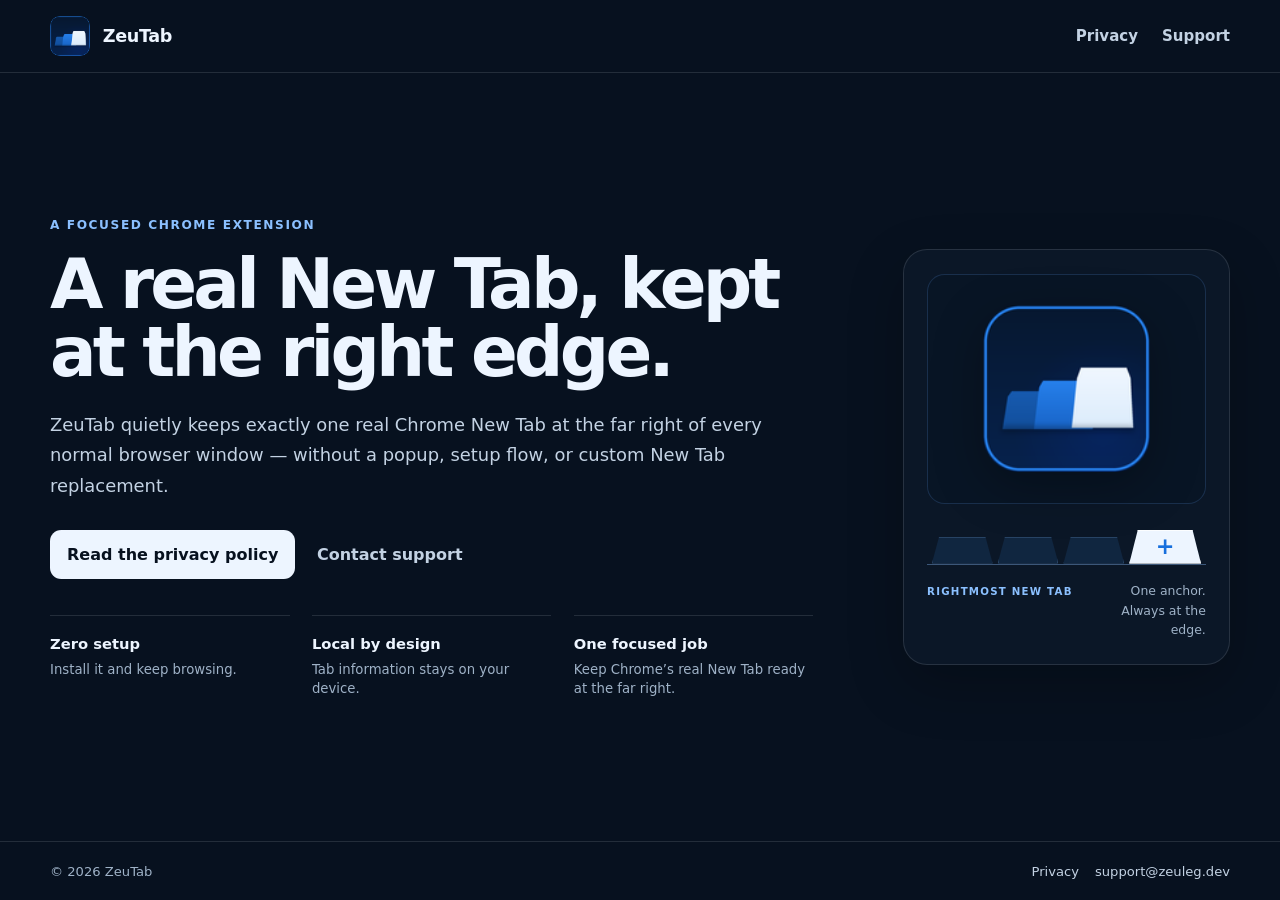
<file: index.html>
<!doctype html>
<html lang="en">
  <head>
    <meta charset="utf-8" />
    <meta name="viewport" content="width=device-width, initial-scale=1" />
    <title>ZeuTab — New Tab, kept right</title>
    <meta
      name="description"
      content="ZeuTab keeps exactly one real Chrome New Tab ready at the far right of every normal browser window."
    />
    <link rel="icon" type="image/png" sizes="128x128" href="/assets/icon128.png" />
    <link rel="stylesheet" href="/styles.css" />
  </head>
  <body class="home-page">
    <a class="skip-link" href="#main">Skip to content</a>
    <div class="page-shell">
      <header class="site-header">
        <div class="wrap header-inner">
          <a class="brand" href="/" aria-label="ZeuTab home">
            <img src="/assets/icon128.png" width="40" height="40" alt="" />
            <span>ZeuTab</span>
          </a>
          <nav class="site-nav" aria-label="Primary navigation">
            <a href="/privacy/">Privacy</a>
            <a href="mailto:support@zeuleg.dev">Support</a>
          </nav>
        </div>
      </header>

      <main id="main" class="home-main">
        <section class="wrap hero" aria-labelledby="hero-title">
          <div class="hero-copy">
            <p class="eyebrow">A focused Chrome extension</p>
            <h1 id="hero-title">A real New Tab, kept at the right edge.</h1>
            <p class="hero-lede">
              ZeuTab quietly keeps exactly one real Chrome New Tab at the far right of every
              normal browser window — without a popup, setup flow, or custom New Tab replacement.
            </p>

            <div class="hero-links" aria-label="Product links">
              <a class="primary-link" href="/privacy/">Read the privacy policy</a>
              <a class="text-link" href="mailto:support@zeuleg.dev">Contact support</a>
            </div>

            <ul class="product-points" aria-label="ZeuTab highlights">
              <li>
                <strong>Zero setup</strong>
                <span>Install it and keep browsing.</span>
              </li>
              <li>
                <strong>Local by design</strong>
                <span>Tab information stays on your device.</span>
              </li>
              <li>
                <strong>One focused job</strong>
                <span>Keep Chrome’s real New Tab ready at the far right.</span>
              </li>
            </ul>
          </div>

          <div class="brand-visual" aria-label="ZeuTab rightmost New Tab illustration">
            <div class="icon-frame">
              <img class="hero-icon" src="/assets/icon128.png" width="176" height="176" alt="ZeuTab icon" />
            </div>
            <div class="tab-metaphor" aria-hidden="true">
              <span class="tab-shape tab-shape-muted"></span>
              <span class="tab-shape tab-shape-muted"></span>
              <span class="tab-shape tab-shape-muted"></span>
              <span class="tab-shape tab-shape-new"><span>+</span></span>
            </div>
            <div class="visual-copy">
              <span class="visual-label">RIGHTMOST NEW TAB</span>
              <p>One anchor. Always at the edge.</p>
            </div>
          </div>
        </section>
      </main>

      <footer class="site-footer">
        <div class="wrap footer-inner">
          <span>© 2026 ZeuTab</span>
          <span class="footer-links">
            <a href="/privacy/">Privacy</a>
            <a href="mailto:support@zeuleg.dev">support@zeuleg.dev</a>
          </span>
        </div>
      </footer>
    </div>
  </body>
</html>
</file>
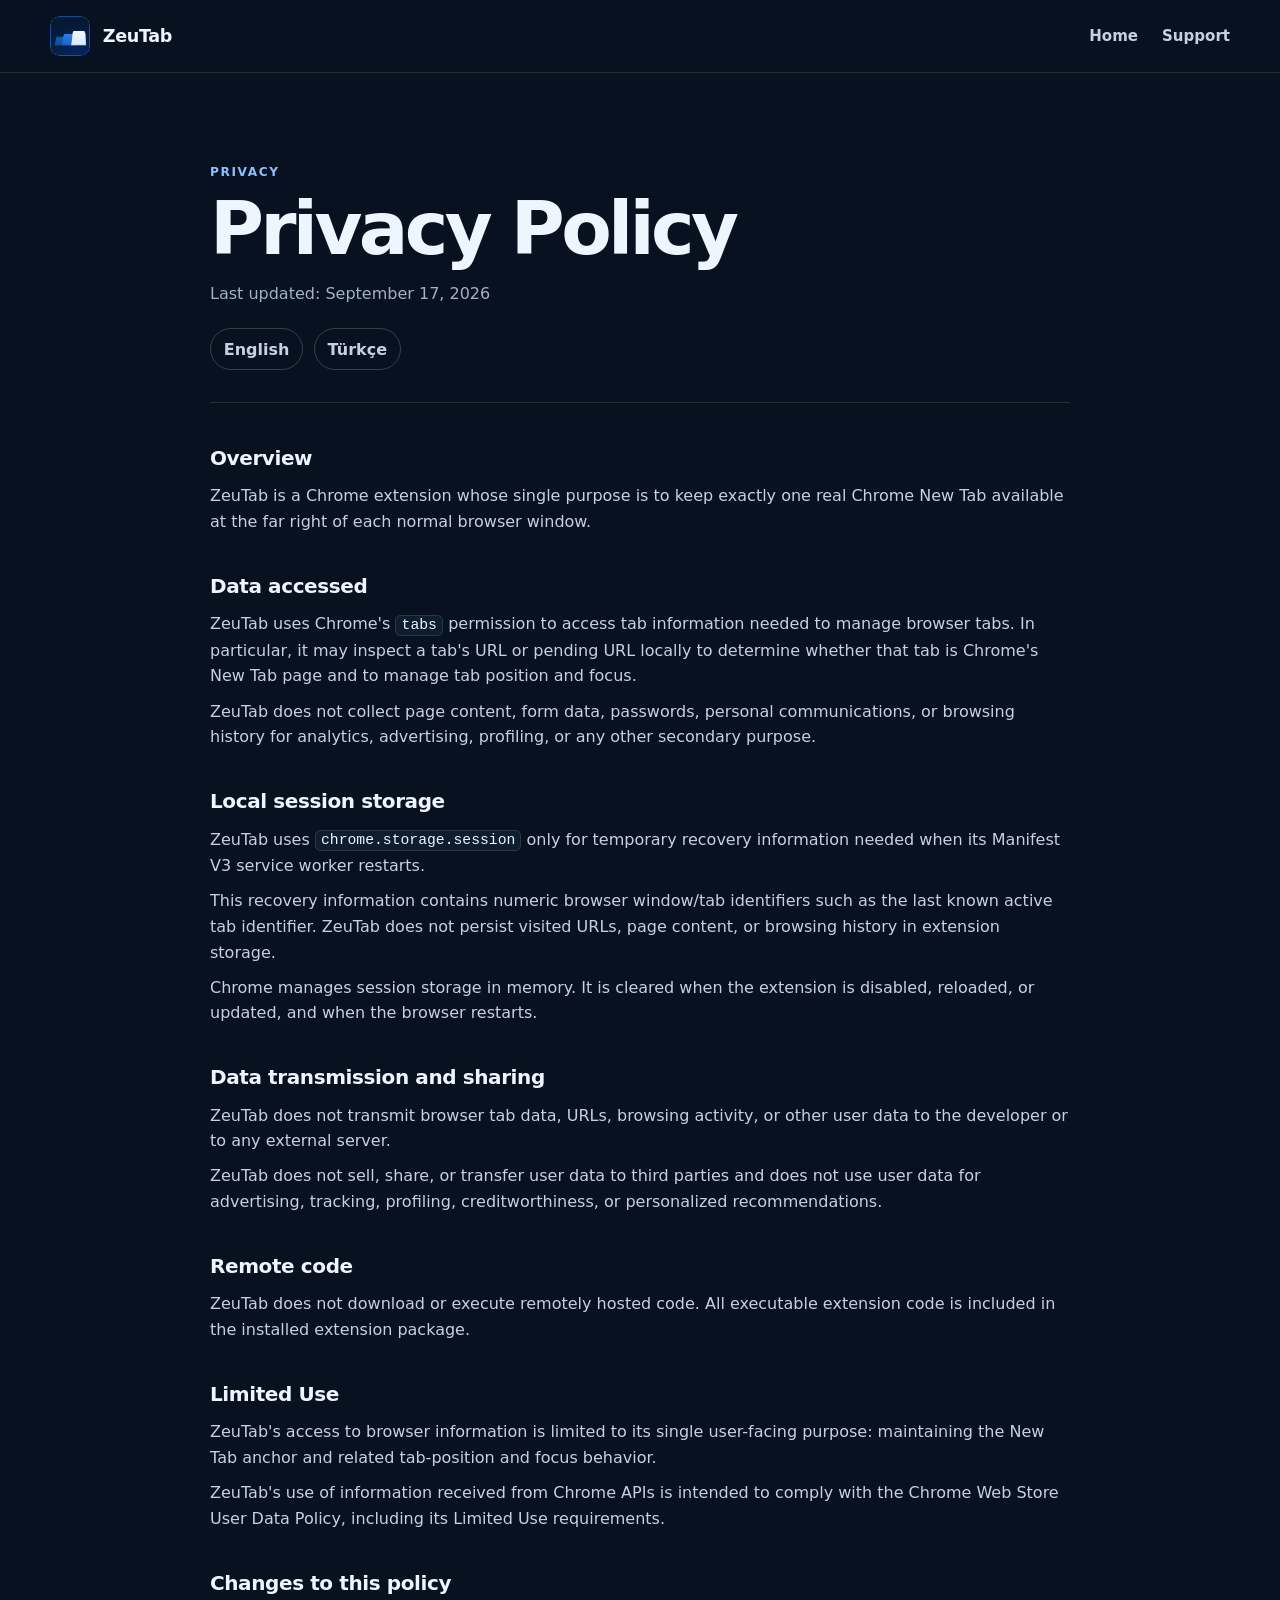
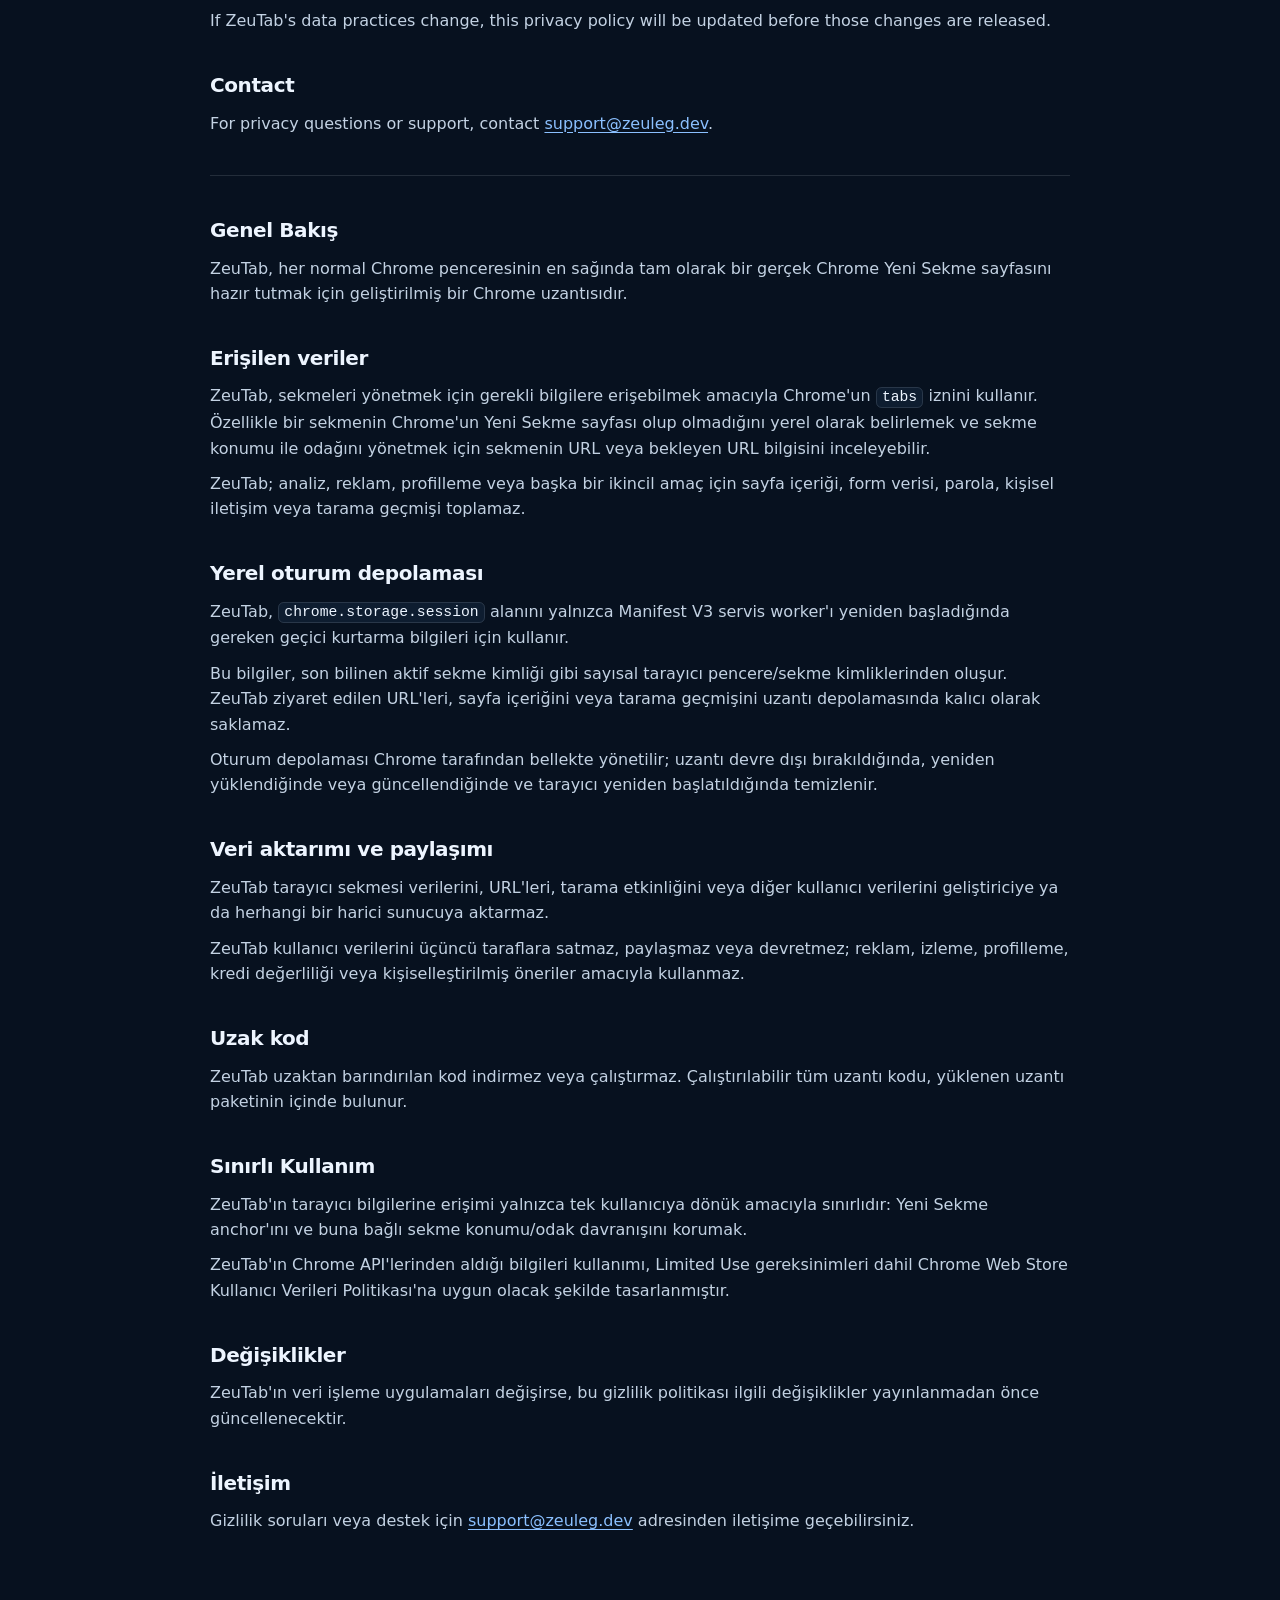
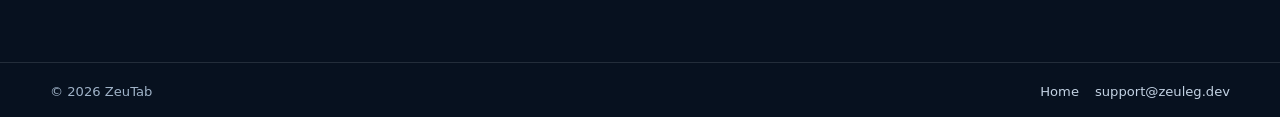
<file: privacy/index.html>
<!doctype html>
<html lang="en">
  <head>
    <meta charset="utf-8" />
    <meta name="viewport" content="width=device-width, initial-scale=1" />
    <title>Privacy Policy · ZeuTab</title>
    <meta
      name="description"
      content="ZeuTab privacy policy: local tab processing, temporary session recovery hints, and no transmission of tab data to external servers."
    />
    <link rel="icon" type="image/png" sizes="128x128" href="/assets/icon128.png" />
    <link rel="stylesheet" href="/styles.css" />
  </head>
  <body>
    <a class="skip-link" href="#main">Skip to content</a>
    <div class="page-shell">
      <header class="site-header">
        <div class="wrap header-inner">
          <a class="brand" href="/" aria-label="ZeuTab home">
            <img src="/assets/icon128.png" width="40" height="40" alt="" />
            <span>ZeuTab</span>
          </a>
          <nav class="site-nav" aria-label="Primary navigation">
            <a href="/">Home</a>
            <a href="mailto:support@zeuleg.dev">Support</a>
          </nav>
        </div>
      </header>

      <main id="main" class="policy-main">
        <header class="policy-header">
          <p class="policy-kicker">Privacy</p>
          <h1>Privacy Policy</h1>
          <p class="policy-meta">Last updated: September 17, 2026</p>
          <nav class="language-links" aria-label="Privacy policy languages">
            <a class="pill" href="#english">English</a>
            <a class="pill" href="#turkce">Türkçe</a>
          </nav>
        </header>

        <article id="english" class="policy-article">
          <h2>Overview</h2>
          <p>ZeuTab is a Chrome extension whose single purpose is to keep exactly one real Chrome New Tab available at the far right of each normal browser window.</p>

          <h2>Data accessed</h2>
          <p>ZeuTab uses Chrome's <code>tabs</code> permission to access tab information needed to manage browser tabs. In particular, it may inspect a tab's URL or pending URL locally to determine whether that tab is Chrome's New Tab page and to manage tab position and focus.</p>
          <p>ZeuTab does not collect page content, form data, passwords, personal communications, or browsing history for analytics, advertising, profiling, or any other secondary purpose.</p>

          <h2>Local session storage</h2>
          <p>ZeuTab uses <code>chrome.storage.session</code> only for temporary recovery information needed when its Manifest V3 service worker restarts.</p>
          <p>This recovery information contains numeric browser window/tab identifiers such as the last known active tab identifier. ZeuTab does not persist visited URLs, page content, or browsing history in extension storage.</p>
          <p>Chrome manages session storage in memory. It is cleared when the extension is disabled, reloaded, or updated, and when the browser restarts.</p>

          <h2>Data transmission and sharing</h2>
          <p>ZeuTab does not transmit browser tab data, URLs, browsing activity, or other user data to the developer or to any external server.</p>
          <p>ZeuTab does not sell, share, or transfer user data to third parties and does not use user data for advertising, tracking, profiling, creditworthiness, or personalized recommendations.</p>

          <h2>Remote code</h2>
          <p>ZeuTab does not download or execute remotely hosted code. All executable extension code is included in the installed extension package.</p>

          <h2>Limited Use</h2>
          <p>ZeuTab's access to browser information is limited to its single user-facing purpose: maintaining the New Tab anchor and related tab-position and focus behavior.</p>
          <p>ZeuTab's use of information received from Chrome APIs is intended to comply with the Chrome Web Store User Data Policy, including its Limited Use requirements.</p>

          <h2>Changes to this policy</h2>
          <p>If ZeuTab's data practices change, this privacy policy will be updated before those changes are released.</p>

          <h2>Contact</h2>
          <p>For privacy questions or support, contact <a href="mailto:support@zeuleg.dev">support@zeuleg.dev</a>.</p>
        </article>

        <article id="turkce" class="policy-article" lang="tr">
          <h2>Genel Bakış</h2>
          <p>ZeuTab, her normal Chrome penceresinin en sağında tam olarak bir gerçek Chrome Yeni Sekme sayfasını hazır tutmak için geliştirilmiş bir Chrome uzantısıdır.</p>

          <h2>Erişilen veriler</h2>
          <p>ZeuTab, sekmeleri yönetmek için gerekli bilgilere erişebilmek amacıyla Chrome'un <code>tabs</code> iznini kullanır. Özellikle bir sekmenin Chrome'un Yeni Sekme sayfası olup olmadığını yerel olarak belirlemek ve sekme konumu ile odağını yönetmek için sekmenin URL veya bekleyen URL bilgisini inceleyebilir.</p>
          <p>ZeuTab; analiz, reklam, profilleme veya başka bir ikincil amaç için sayfa içeriği, form verisi, parola, kişisel iletişim veya tarama geçmişi toplamaz.</p>

          <h2>Yerel oturum depolaması</h2>
          <p>ZeuTab, <code>chrome.storage.session</code> alanını yalnızca Manifest V3 servis worker'ı yeniden başladığında gereken geçici kurtarma bilgileri için kullanır.</p>
          <p>Bu bilgiler, son bilinen aktif sekme kimliği gibi sayısal tarayıcı pencere/sekme kimliklerinden oluşur. ZeuTab ziyaret edilen URL'leri, sayfa içeriğini veya tarama geçmişini uzantı depolamasında kalıcı olarak saklamaz.</p>
          <p>Oturum depolaması Chrome tarafından bellekte yönetilir; uzantı devre dışı bırakıldığında, yeniden yüklendiğinde veya güncellendiğinde ve tarayıcı yeniden başlatıldığında temizlenir.</p>

          <h2>Veri aktarımı ve paylaşımı</h2>
          <p>ZeuTab tarayıcı sekmesi verilerini, URL'leri, tarama etkinliğini veya diğer kullanıcı verilerini geliştiriciye ya da herhangi bir harici sunucuya aktarmaz.</p>
          <p>ZeuTab kullanıcı verilerini üçüncü taraflara satmaz, paylaşmaz veya devretmez; reklam, izleme, profilleme, kredi değerliliği veya kişiselleştirilmiş öneriler amacıyla kullanmaz.</p>

          <h2>Uzak kod</h2>
          <p>ZeuTab uzaktan barındırılan kod indirmez veya çalıştırmaz. Çalıştırılabilir tüm uzantı kodu, yüklenen uzantı paketinin içinde bulunur.</p>

          <h2>Sınırlı Kullanım</h2>
          <p>ZeuTab'ın tarayıcı bilgilerine erişimi yalnızca tek kullanıcıya dönük amacıyla sınırlıdır: Yeni Sekme anchor'ını ve buna bağlı sekme konumu/odak davranışını korumak.</p>
          <p>ZeuTab'ın Chrome API'lerinden aldığı bilgileri kullanımı, Limited Use gereksinimleri dahil Chrome Web Store Kullanıcı Verileri Politikası'na uygun olacak şekilde tasarlanmıştır.</p>

          <h2>Değişiklikler</h2>
          <p>ZeuTab'ın veri işleme uygulamaları değişirse, bu gizlilik politikası ilgili değişiklikler yayınlanmadan önce güncellenecektir.</p>

          <h2>İletişim</h2>
          <p>Gizlilik soruları veya destek için <a href="mailto:support@zeuleg.dev">support@zeuleg.dev</a> adresinden iletişime geçebilirsiniz.</p>
        </article>
      </main>

      <footer class="site-footer">
        <div class="wrap footer-inner">
          <span>© 2026 ZeuTab</span>
          <span class="footer-links">
            <a href="/">Home</a>
            <a href="mailto:support@zeuleg.dev">support@zeuleg.dev</a>
          </span>
        </div>
      </footer>
    </div>
  </body>
</html>
</file>
<file: styles.css>
:root {
  color-scheme: dark;
  --bg: #07111f;
  --surface: #0b1727;
  --surface-strong: #0e1d30;
  --text: #edf5ff;
  --muted: #9fb2c7;
  --muted-strong: #c3d2e3;
  --line: rgba(237, 245, 255, 0.12);
  --line-strong: rgba(237, 245, 255, 0.2);
  --accent: #63a7ff;
  --accent-strong: #8bc0ff;
  --focus: #b7d8ff;
}

* {
  box-sizing: border-box;
}

html {
  background: var(--bg);
}

body {
  margin: 0;
  min-width: 320px;
  background: var(--bg);
  color: var(--text);
  font-family:
    Inter, ui-sans-serif, system-ui, -apple-system, BlinkMacSystemFont, "Segoe UI", sans-serif;
  font-size: 16px;
  line-height: 1.6;
  -webkit-font-smoothing: antialiased;
  text-rendering: optimizeLegibility;
}

img {
  display: block;
  max-width: 100%;
}

a {
  color: var(--accent-strong);
  text-underline-offset: 0.2em;
}

a:hover {
  color: var(--text);
}

a:focus-visible {
  outline: 3px solid var(--focus);
  outline-offset: 4px;
  border-radius: 4px;
}

.skip-link {
  position: fixed;
  top: 0.75rem;
  left: 0.75rem;
  z-index: 20;
  padding: 0.65rem 0.9rem;
  border-radius: 0.6rem;
  background: var(--text);
  color: var(--bg);
  font-weight: 700;
  transform: translateY(-180%);
  transition: transform 120ms ease;
}

.skip-link:focus {
  transform: translateY(0);
}

.wrap {
  width: min(calc(100% - clamp(2rem, 7vw, 7rem)), 1180px);
  margin-inline: auto;
}

.page-shell {
  min-height: 100svh;
  display: grid;
  grid-template-rows: auto minmax(0, 1fr) auto;
}

.site-header {
  border-bottom: 1px solid var(--line);
}

.header-inner {
  min-height: 72px;
  display: flex;
  align-items: center;
  justify-content: space-between;
  gap: 2rem;
}

.brand {
  display: inline-flex;
  align-items: center;
  gap: 0.8rem;
  color: var(--text);
  font-size: 1.1rem;
  font-weight: 800;
  letter-spacing: -0.02em;
  text-decoration: none;
}

.brand img {
  width: 40px;
  height: 40px;
  border-radius: 10px;
}

.site-nav {
  display: flex;
  align-items: center;
  gap: 1.5rem;
}

.site-nav a {
  color: var(--muted-strong);
  font-size: 0.94rem;
  font-weight: 650;
  text-decoration: none;
}

.site-nav a:hover {
  color: var(--text);
}

.home-main {
  display: grid;
  align-items: center;
}

.hero {
  display: grid;
  grid-template-columns: minmax(0, 1.4fr) minmax(300px, 0.6fr);
  align-items: center;
  gap: clamp(3rem, 7vw, 7rem);
  padding-block: clamp(2.4rem, 5vh, 4.25rem);
}

.hero-copy {
  min-width: 0;
}

.eyebrow {
  margin: 0 0 1rem;
  color: var(--accent-strong);
  font-size: 0.76rem;
  font-weight: 800;
  letter-spacing: 0.13em;
  text-transform: uppercase;
}

.hero h1 {
  max-width: 820px;
  margin: 0;
  font-size: clamp(3.05rem, 5.4vw, 4.9rem);
  line-height: 0.98;
  letter-spacing: -0.055em;
  text-wrap: balance;
}

.hero-lede {
  max-width: 720px;
  margin: 1.45rem 0 0;
  color: var(--muted-strong);
  font-size: clamp(1.02rem, 1.4vw, 1.16rem);
  line-height: 1.7;
}

.hero-links {
  display: flex;
  flex-wrap: wrap;
  align-items: center;
  gap: 0.85rem 1.35rem;
  margin-top: 1.8rem;
}

.primary-link {
  display: inline-flex;
  align-items: center;
  min-height: 44px;
  padding: 0.65rem 1rem;
  border: 1px solid var(--line-strong);
  border-radius: 0.7rem;
  background: var(--text);
  color: var(--bg);
  font-weight: 800;
  text-decoration: none;
}

.primary-link:hover {
  background: #dfeeff;
  color: #07111f;
}

.text-link {
  color: var(--muted-strong);
  font-weight: 700;
  text-decoration: none;
}

.product-points {
  display: grid;
  grid-template-columns: repeat(3, minmax(0, 1fr));
  gap: 1.4rem;
  margin: clamp(2.15rem, 4vh, 3rem) 0 0;
  padding: 0;
  list-style: none;
}

.product-points li {
  padding-top: 1rem;
  border-top: 1px solid var(--line);
}

.product-points strong,
.product-points span {
  display: block;
}

.product-points strong {
  color: var(--text);
  font-size: 0.92rem;
}

.product-points span {
  margin-top: 0.28rem;
  color: var(--muted);
  font-size: 0.83rem;
  line-height: 1.45;
}

.brand-visual {
  position: relative;
  justify-self: end;
  width: min(100%, 340px);
  padding: 1.45rem;
  border: 1px solid var(--line);
  border-radius: 1.5rem;
  background: var(--surface);
  box-shadow: 0 20px 55px rgba(0, 0, 0, 0.24);
}

.icon-frame {
  display: grid;
  min-height: 230px;
  place-items: center;
  border: 1px solid rgba(99, 167, 255, 0.18);
  border-radius: 1.1rem;
  background: #081525;
}

.hero-icon {
  width: clamp(138px, 13vw, 176px);
  height: auto;
  border-radius: 28px;
  filter: drop-shadow(0 14px 24px rgba(0, 0, 0, 0.28));
}

.tab-metaphor {
  display: grid;
  grid-template-columns: repeat(3, 1fr) 1.18fr;
  align-items: end;
  gap: 5px;
  height: 45px;
  margin-top: 1rem;
  padding-inline: 0.3rem;
  border-bottom: 1px solid rgba(139, 192, 255, 0.38);
}

.tab-shape {
  position: relative;
  display: block;
  height: 27px;
  clip-path: polygon(12% 0, 88% 0, 100% 100%, 0 100%);
}

.tab-shape-muted {
  background: #102640;
  box-shadow: inset 0 0 0 1px rgba(139, 192, 255, 0.19);
}

.tab-shape-new {
  height: 34px;
  background: #edf5ff;
  box-shadow: inset 0 0 0 1px rgba(255, 255, 255, 0.8);
  color: #176fdd;
}

.tab-shape-new span {
  position: absolute;
  inset: 0;
  display: grid;
  place-items: center;
  font-size: 1.4rem;
  font-weight: 750;
  line-height: 1;
}

.visual-copy {
  display: flex;
  align-items: baseline;
  justify-content: space-between;
  gap: 1rem;
  margin-top: 1rem;
}

.visual-label {
  flex: 0 0 auto;
  color: var(--accent-strong);
  font-size: 0.64rem;
  font-weight: 850;
  letter-spacing: 0.12em;
}

.visual-copy p {
  margin: 0;
  color: var(--muted);
  font-size: 0.78rem;
  text-align: right;
}

.site-footer {
  border-top: 1px solid var(--line);
}

.footer-inner {
  min-height: 58px;
  display: flex;
  align-items: center;
  justify-content: space-between;
  gap: 1rem 2rem;
  color: var(--muted);
  font-size: 0.82rem;
}

.footer-links {
  display: flex;
  flex-wrap: wrap;
  gap: 1rem;
}

.footer-links a {
  color: var(--muted-strong);
  text-decoration: none;
}

.policy-main {
  width: min(calc(100% - clamp(2rem, 7vw, 7rem)), 860px);
  margin-inline: auto;
  padding-block: clamp(3rem, 7vw, 6rem);
}

.policy-header {
  padding-bottom: 2rem;
  border-bottom: 1px solid var(--line);
}

.policy-kicker {
  margin: 0 0 0.6rem;
  color: var(--accent-strong);
  font-size: 0.76rem;
  font-weight: 800;
  letter-spacing: 0.13em;
  text-transform: uppercase;
}

.policy-header h1 {
  margin: 0;
  font-size: clamp(2.6rem, 7vw, 4.6rem);
  line-height: 1;
  letter-spacing: -0.05em;
}

.policy-meta {
  margin: 1rem 0 0;
  color: var(--muted);
}

.language-links {
  display: flex;
  flex-wrap: wrap;
  gap: 0.65rem;
  margin-top: 1.35rem;
}

.pill {
  display: inline-flex;
  align-items: center;
  min-height: 40px;
  padding: 0.45rem 0.8rem;
  border: 1px solid var(--line-strong);
  border-radius: 999px;
  color: var(--muted-strong);
  font-weight: 700;
  text-decoration: none;
}

.policy-article {
  padding-block: 2.4rem;
}

.policy-article + .policy-article {
  border-top: 1px solid var(--line);
}

.policy-article h2 {
  margin: 2.2rem 0 0.6rem;
  color: var(--text);
  font-size: 1.25rem;
  letter-spacing: -0.02em;
}

.policy-article h2:first-child {
  margin-top: 0;
}

.policy-article p {
  margin: 0.6rem 0 0;
  color: var(--muted-strong);
}

code {
  padding: 0.1em 0.35em;
  border: 1px solid var(--line);
  border-radius: 0.35rem;
  background: var(--surface-strong);
  color: var(--text);
  font-family: ui-monospace, SFMono-Regular, Menlo, Consolas, monospace;
  font-size: 0.92em;
}

@media (max-width: 980px) {
  .page-shell {
    min-height: 100svh;
  }

  .home-main {
    display: block;
  }

  .hero {
    grid-template-columns: 1fr;
    gap: 2.75rem;
    padding-block: 3rem;
  }

  .brand-visual {
    justify-self: stretch;
    width: min(100%, 520px);
  }

  .product-points {
    max-width: 760px;
  }
}

@media (max-width: 680px) {
  .wrap,
  .policy-main {
    width: min(calc(100% - 2rem), 1180px);
  }

  .header-inner {
    min-height: 64px;
    gap: 1rem;
  }

  .brand img {
    width: 36px;
    height: 36px;
  }

  .site-nav {
    gap: 0.85rem;
  }

  .site-nav a {
    font-size: 0.88rem;
  }

  .hero {
    padding-block: 2.5rem 3rem;
  }

  .hero h1 {
    font-size: clamp(2.65rem, 13vw, 4rem);
  }

  .hero-lede {
    margin-top: 1.2rem;
  }

  .product-points {
    grid-template-columns: 1fr;
    gap: 1rem;
  }

  .brand-visual {
    padding: 1rem;
  }

  .icon-frame {
    min-height: 210px;
  }

  .visual-copy {
    align-items: flex-start;
    flex-direction: column;
    gap: 0.4rem;
  }

  .visual-copy p {
    text-align: left;
  }

  .footer-inner {
    align-items: flex-start;
    flex-direction: column;
    justify-content: center;
    padding-block: 0.9rem;
  }
}

@media (prefers-reduced-motion: reduce) {
  .skip-link {
    transition: none;
  }
}
</file>
